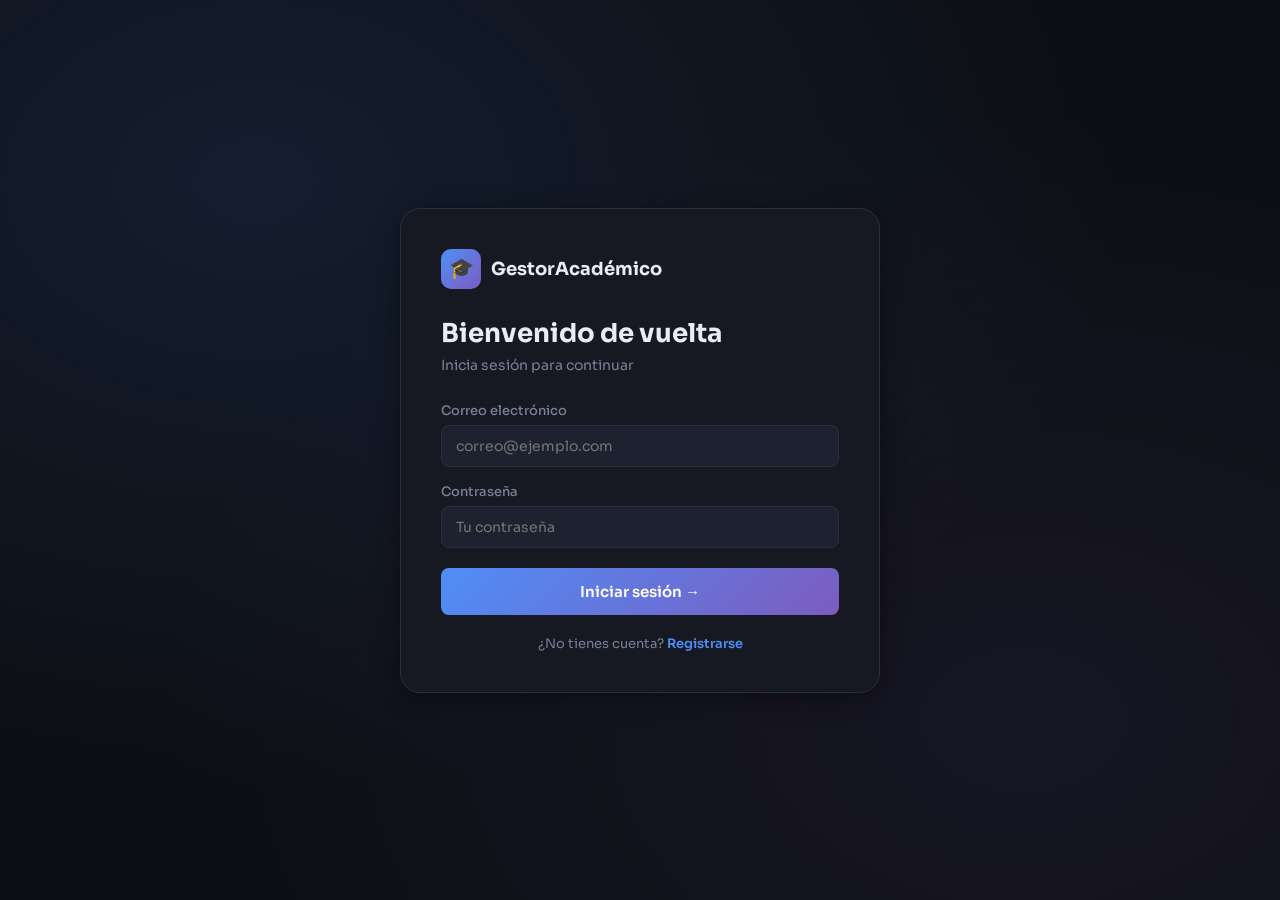
<file: index.html>
<!DOCTYPE html>
<html lang="es">
<head>
  <meta charset="UTF-8"/>
  <meta name="viewport" content="width=device-width, initial-scale=1.0"/>
  <title>Login — Gestor Académico</title>
  <link rel="stylesheet" href="styles.css"/>
</head>
<body>
<div class="auth-bg"></div>
<div class="auth-page">
  <div class="auth-card">
    <div class="auth-logo">
      <div class="auth-logo-icon">🎓</div>
      <div class="auth-logo-text">GestorAcadémico</div>
    </div>
    <h1 class="auth-title">Bienvenido de vuelta</h1>
    <p class="auth-subtitle">Inicia sesión para continuar</p>

    <div id="errorMsg" class="error-msg"></div>

    <form id="formLogin">
      <div style="display:flex;flex-direction:column;gap:16px">
        <div class="field">
          <label for="correo">Correo electrónico</label>
          <input type="email" id="correo" placeholder="correo@ejemplo.com" required/>
        </div>
        <div class="field">
          <label for="password">Contraseña</label>
          <input type="password" id="password" placeholder="Tu contraseña" required/>
        </div>
      </div>
      <button type="submit" class="btn btn-primary" style="margin-top:20px">Iniciar sesión →</button>
    </form>

    <div class="auth-footer">
      ¿No tienes cuenta? <a href="registro.html">Registrarse</a>
    </div>
  </div>
</div>
<script src="app.js"></script>
<script>initLogin();</script>
</body>
</html>
</file>
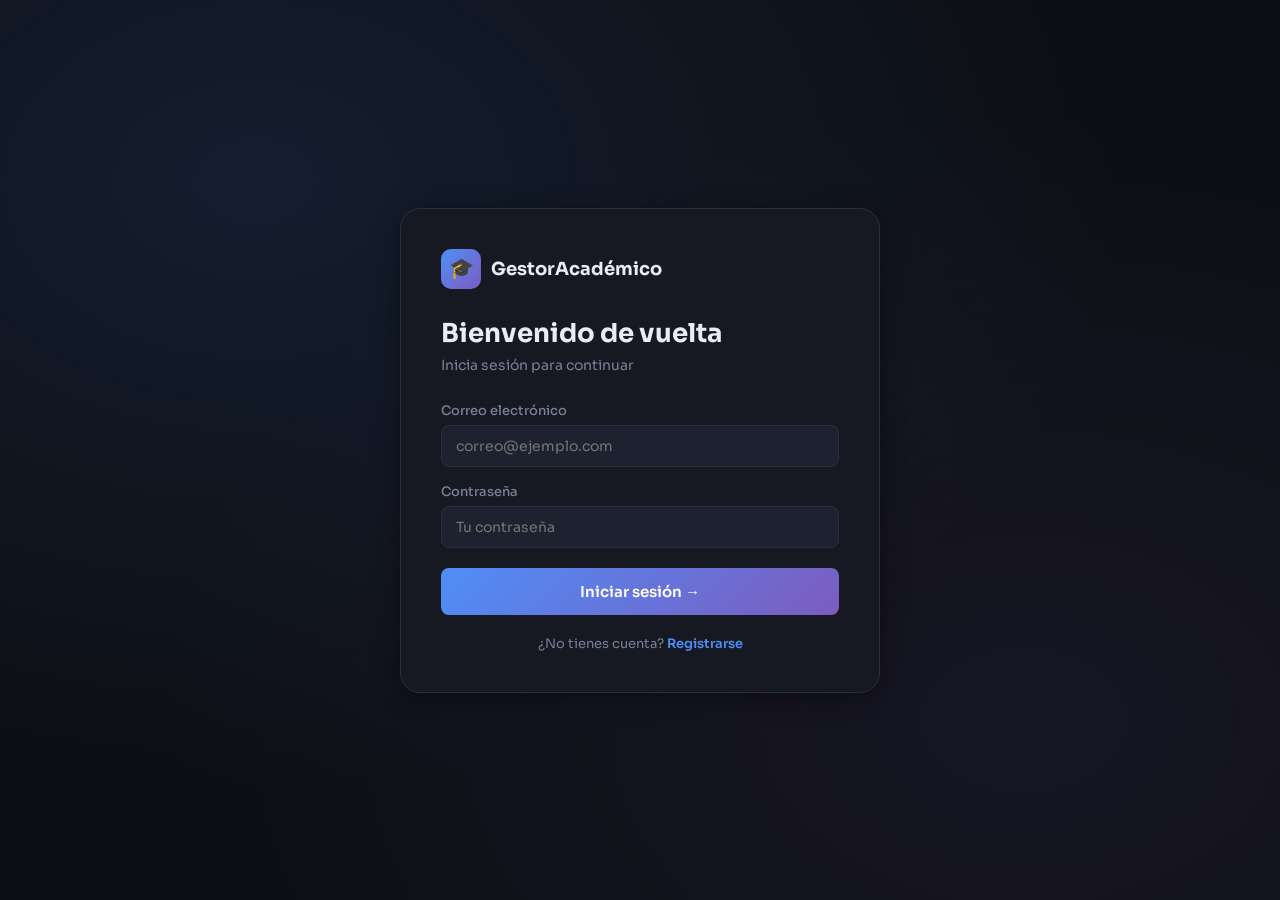
<file: configuracion.html>
<!DOCTYPE html>
<html lang="es">
<head>
  <meta charset="UTF-8"/>
  <meta name="viewport" content="width=device-width, initial-scale=1.0"/>
  <title>Configuración — Gestor Académico</title>
  <link rel="stylesheet" href="styles.css"/>
</head>
<body>
<div class="app-layout">

  <aside class="sidebar" id="sidebar">
    <div class="sidebar-logo">
      <div class="sidebar-logo-icon">🎓</div>
      <div class="sidebar-logo-text">GestorAcadémico</div>
    </div>
    <nav class="sidebar-nav">
      <span class="nav-section-label">Principal</span>
      <a href="dashboard.html" class="nav-item" data-page="dashboard"><span class="nav-icon">🏠</span> Dashboard</a>
      <a href="cursos.html" class="nav-item" data-page="cursos"><span class="nav-icon">📚</span> Cursos</a>
      <a href="tareas.html" class="nav-item" data-page="tareas"><span class="nav-icon">✅</span> Tareas</a>
      <span class="nav-section-label">Cuenta</span>
      <a href="perfil.html" class="nav-item" data-page="perfil"><span class="nav-icon">👤</span> Perfil</a>
      <a href="configuracion.html" class="nav-item" data-page="configuracion"><span class="nav-icon">⚙️</span> Configuración</a>
      <button class="nav-item logout" onclick="cerrarSesion()"><span class="nav-icon">🚪</span> Cerrar sesión</button>
    </nav>
    <div class="sidebar-footer">
      <div class="sidebar-user">
        <div class="sidebar-avatar" id="sidebarAvatar">?</div>
        <div class="sidebar-user-info">
          <div class="sidebar-user-name" id="sidebarName">—</div>
          <div class="sidebar-user-role" id="sidebarRole">—</div>
        </div>
      </div>
    </div>
  </aside>

  <main class="main-content">
    <div class="page-header">
      <div>
        <h1 class="page-title">⚙️ Configuración</h1>
        <p class="page-subtitle">Personaliza tu experiencia en la plataforma</p>
      </div>
    </div>

    <div class="page-body">
      <div class="card" style="max-width:600px">
        <form id="formConfig">

          <h3 style="font-size:13px;font-weight:600;text-transform:uppercase;letter-spacing:0.06em;color:var(--text-muted);margin-bottom:12px">Apariencia</h3>

          <div class="switch-row">
            <div class="switch-info">
              <h4>Modo oscuro</h4>
              <p>Activa el tema oscuro para mayor comodidad visual</p>
            </div>
            <label class="toggle">
              <input type="checkbox" id="temaOscuro"/>
              <span class="toggle-slider"></span>
            </label>
          </div>

          <h3 style="font-size:13px;font-weight:600;text-transform:uppercase;letter-spacing:0.06em;color:var(--text-muted);margin:24px 0 12px">Tareas</h3>

          <div class="switch-row">
            <div class="switch-info">
              <h4>Mostrar tareas completadas</h4>
              <p>Muestra u oculta las tareas con estado "Completada"</p>
            </div>
            <label class="toggle">
              <input type="checkbox" id="mostrarCompletadas"/>
              <span class="toggle-slider"></span>
            </label>
          </div>

          <h3 style="font-size:13px;font-weight:600;text-transform:uppercase;letter-spacing:0.06em;color:var(--text-muted);margin:24px 0 12px">Personalización</h3>

          <div class="field" style="margin-bottom:8px">
            <label>Nombre visible en el dashboard</label>
            <input type="text" id="nombreVisible" placeholder="Dejar vacío para usar tu nombre real"/>
          </div>

          <div style="margin-top:24px">
            <button type="submit" class="btn btn-primary" style="width:auto;margin-top:0">Guardar preferencias</button>
          </div>

        </form>
      </div>
    </div>
  </main>
</div>

<script src="app.js"></script>
<script>initConfiguracion();</script>
</body>
</html>
</file>
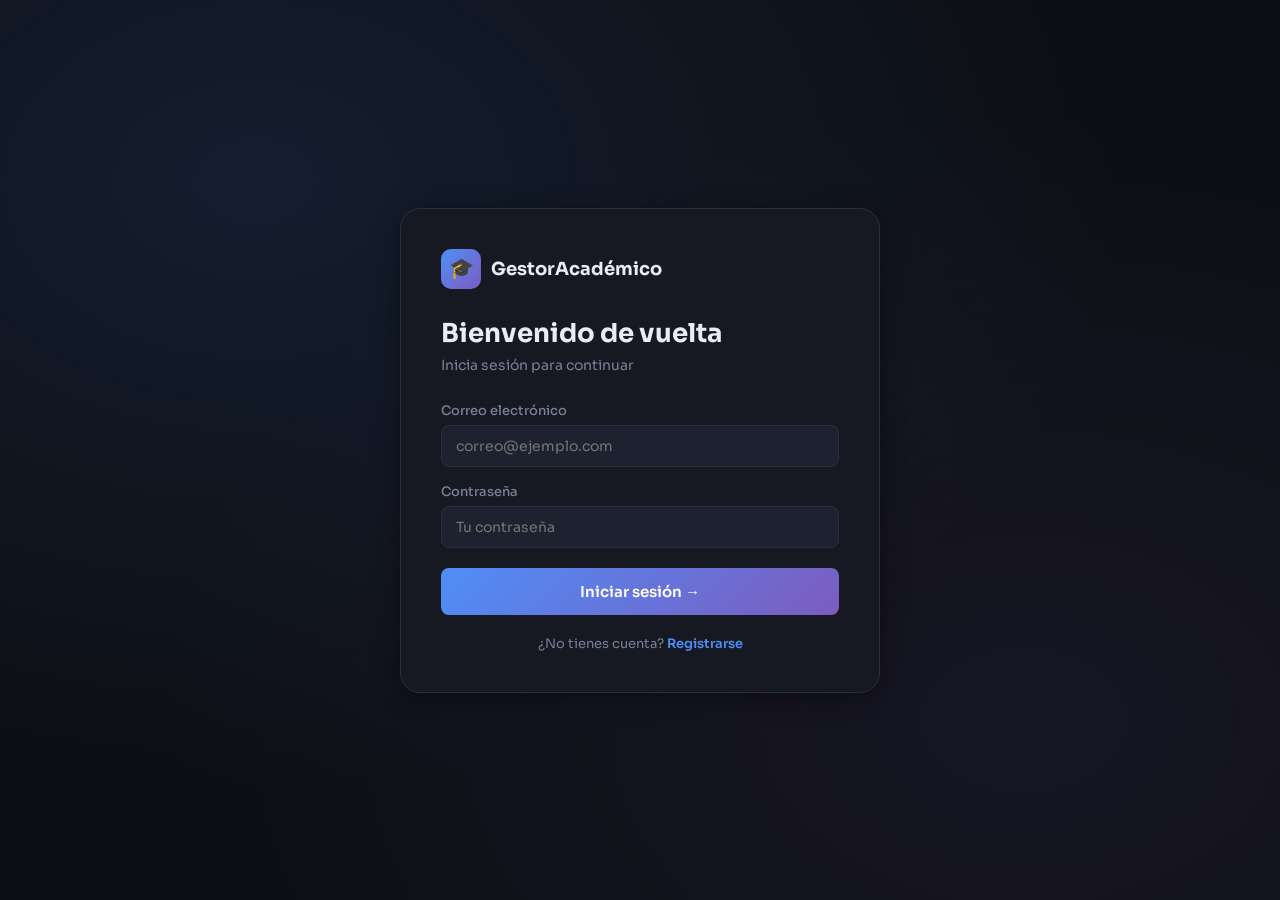
<file: cursos.html>
<!DOCTYPE html>
<html lang="es">
<head>
  <meta charset="UTF-8"/>
  <meta name="viewport" content="width=device-width, initial-scale=1.0"/>
  <title>Cursos — Gestor Académico</title>
  <link rel="stylesheet" href="styles.css"/>
</head>
<body>
<div class="app-layout">

  <aside class="sidebar" id="sidebar">
    <div class="sidebar-logo">
      <div class="sidebar-logo-icon">🎓</div>
      <div class="sidebar-logo-text">GestorAcadémico</div>
    </div>
    <nav class="sidebar-nav">
      <span class="nav-section-label">Principal</span>
      <a href="dashboard.html" class="nav-item" data-page="dashboard"><span class="nav-icon">🏠</span> Dashboard</a>
      <a href="cursos.html" class="nav-item" data-page="cursos"><span class="nav-icon">📚</span> Cursos</a>
      <a href="tareas.html" class="nav-item" data-page="tareas"><span class="nav-icon">✅</span> Tareas</a>
      <span class="nav-section-label">Cuenta</span>
      <a href="perfil.html" class="nav-item" data-page="perfil"><span class="nav-icon">👤</span> Perfil</a>
      <a href="configuracion.html" class="nav-item" data-page="configuracion"><span class="nav-icon">⚙️</span> Configuración</a>
      <button class="nav-item logout" onclick="cerrarSesion()"><span class="nav-icon">🚪</span> Cerrar sesión</button>
    </nav>
    <div class="sidebar-footer">
      <div class="sidebar-user">
        <div class="sidebar-avatar" id="sidebarAvatar">?</div>
        <div class="sidebar-user-info">
          <div class="sidebar-user-name" id="sidebarName">—</div>
          <div class="sidebar-user-role" id="sidebarRole">—</div>
        </div>
      </div>
    </div>
  </aside>

  <main class="main-content">
    <div class="page-header">
      <div>
        <h1 class="page-title">📚 Cursos</h1>
        <p class="page-subtitle">Gestiona tus cursos del ciclo actual</p>
      </div>
      <button class="btn btn-primary" id="btnNuevoCurso" style="margin-top:8px;width:auto">+ Nuevo curso</button>
    </div>

    <div class="page-body">
      <div class="filters-row">
        <div class="field" style="max-width:320px">
          <input type="text" id="buscarCurso" placeholder="🔍 Buscar curso..."/>
        </div>
      </div>

      <div class="card">
        <div class="table-wrap">
          <table>
            <thead>
              <tr>
                <th>Nombre</th><th>Docente</th><th>Horario</th><th>Aula / Modalidad</th><th>Créditos</th><th>Acciones</th>
              </tr>
            </thead>
            <tbody id="cursosList"></tbody>
          </table>
        </div>
      </div>
    </div>
  </main>
</div>

<div class="modal-overlay" id="modalCurso">
  <div class="modal">
    <h2 class="modal-title" id="modalTitle">Nuevo Curso</h2>
    <form id="formCurso">
      <div style="display:flex;flex-direction:column;gap:14px">
        <div class="field">
          <label>Nombre del curso *</label>
          <input type="text" id="cNombre" placeholder="Ej: Cálculo Diferencial" required/>
        </div>
        <div class="field">
          <label>Docente *</label>
          <input type="text" id="cDocente" placeholder="Ej: Dr. Ramírez" required/>
        </div>
        <div class="field">
          <label>Horario *</label>
          <input type="text" id="cHorario" placeholder="Ej: Lun-Mié 8:00-10:00" required/>
        </div>
        <div class="field">
          <label>Aula / Modalidad *</label>
          <input type="text" id="cAula" placeholder="Ej: Aula 301 / Virtual" required/>
        </div>
        <div class="field">
          <label>Créditos *</label>
          <input type="number" id="cCreditos" min="1" max="10" placeholder="Ej: 4" required/>
        </div>
      </div>
      <div class="modal-footer">
        <button type="button" class="btn btn-secondary" id="btnCancelar">Cancelar</button>
        <button type="submit" class="btn btn-primary" style="width:auto;margin-top:0">Guardar</button>
      </div>
    </form>
    <button class="btn btn-secondary btn-icon" id="btnCerrarModal" style="position:absolute;top:16px;right:16px">✕</button>
  </div>
</div>

<script src="app.js"></script>
<script>initCursos();</script>
</body>
</html>
</file>
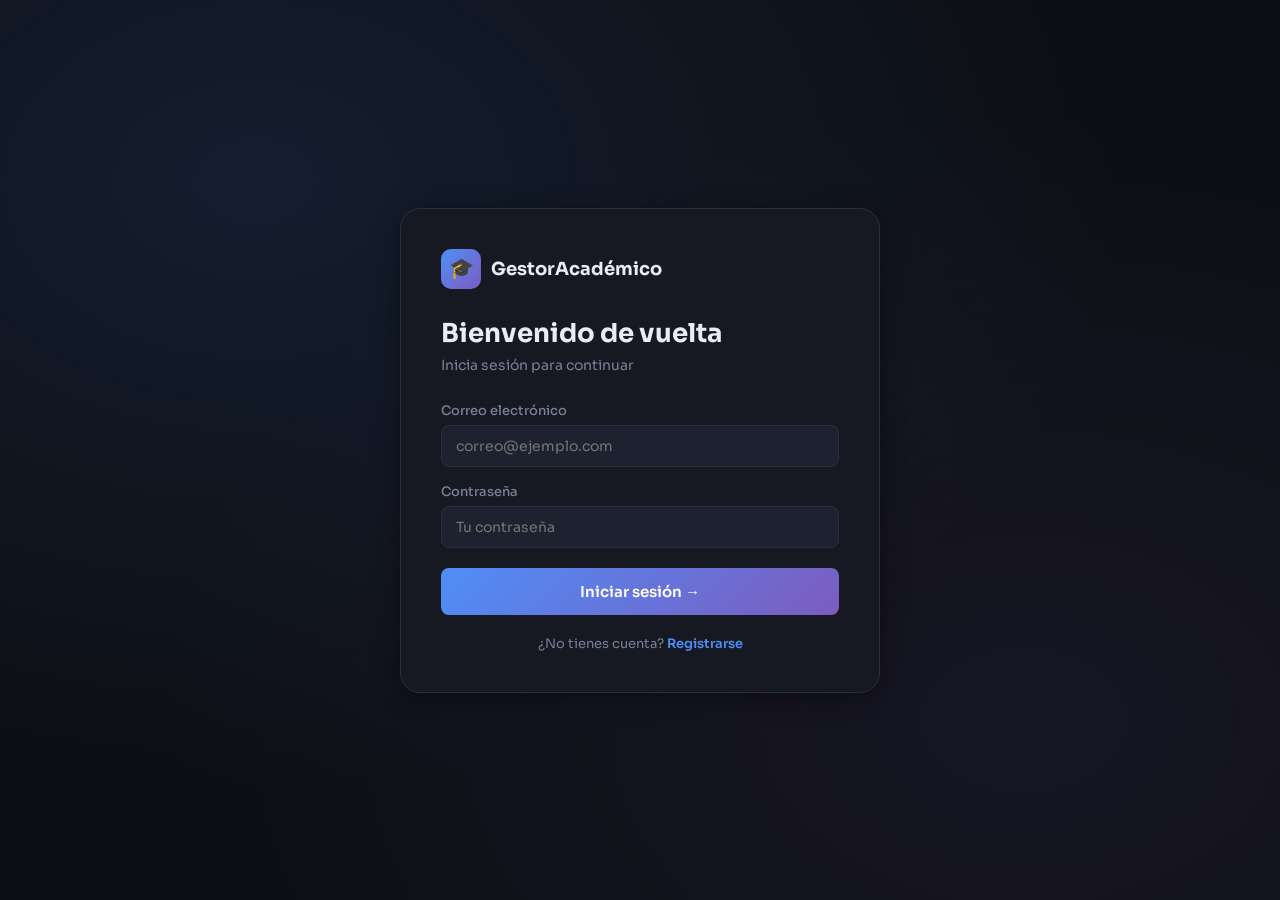
<file: dashboard.html>
<!DOCTYPE html>
<html lang="es">
<head>
  <meta charset="UTF-8"/>
  <meta name="viewport" content="width=device-width, initial-scale=1.0"/>
  <title>Dashboard — Gestor Académico</title>
  <link rel="stylesheet" href="styles.css"/>
</head>
<body>
<div class="app-layout">

  <aside class="sidebar" id="sidebar">
    <div class="sidebar-logo">
      <div class="sidebar-logo-icon">🎓</div>
      <div class="sidebar-logo-text">GestorAcadémico</div>
    </div>
    <nav class="sidebar-nav">
      <span class="nav-section-label">Principal</span>
      <a href="dashboard.html" class="nav-item" data-page="dashboard"><span class="nav-icon">🏠</span> Dashboard</a>
      <a href="cursos.html" class="nav-item" data-page="cursos"><span class="nav-icon">📚</span> Cursos</a>
      <a href="tareas.html" class="nav-item" data-page="tareas"><span class="nav-icon">✅</span> Tareas</a>
      <span class="nav-section-label">Cuenta</span>
      <a href="perfil.html" class="nav-item" data-page="perfil"><span class="nav-icon">👤</span> Perfil</a>
      <a href="configuracion.html" class="nav-item" data-page="configuracion"><span class="nav-icon">⚙️</span> Configuración</a>
      <button class="nav-item logout" onclick="cerrarSesion()"><span class="nav-icon">🚪</span> Cerrar sesión</button>
    </nav>
    <div class="sidebar-footer">
      <div class="sidebar-user">
        <div class="sidebar-avatar" id="sidebarAvatar">?</div>
        <div class="sidebar-user-info">
          <div class="sidebar-user-name" id="sidebarName">—</div>
          <div class="sidebar-user-role" id="sidebarRole">—</div>
        </div>
      </div>
    </div>
  </aside>

  <main class="main-content">
    <div class="page-header">
      <div>
        <h1 class="page-title">Dashboard</h1>
        <p class="page-subtitle">Hola, <strong id="greetName"></strong> 👋 — Aquí tu resumen académico</p>
      </div>
      <a href="tareas.html" class="btn btn-secondary" style="margin-top:8px">+ Nueva tarea</a>
    </div>

    <div class="page-body">
      <div class="next-task-card" id="nextTask">
        <div class="next-task-label">⏰ Próxima tarea por vencer</div>
        <div class="next-task-title" id="nextTaskTitle"></div>
        <div class="next-task-meta" id="nextTaskMeta"></div>
      </div>

      <div class="stats-grid">
        <div class="stat-card accent">
          <div class="stat-label">Cursos</div>
          <div class="stat-value" id="totalCursos">0</div>
          <div class="stat-sub">registrados</div>
        </div>
        <div class="stat-card">
          <div class="stat-label">Total Tareas</div>
          <div class="stat-value" id="totalTareas">0</div>
          <div class="stat-sub">en total</div>
        </div>
        <div class="stat-card warning">
          <div class="stat-label">Pendientes</div>
          <div class="stat-value" id="tareasPendientes">0</div>
          <div class="stat-sub">por completar</div>
        </div>
        <div class="stat-card success">
          <div class="stat-label">Completadas</div>
          <div class="stat-value" id="tareasCompletadas">0</div>
          <div class="stat-sub">finalizadas</div>
        </div>
      </div>

      <div class="card">
        <div style="display:flex;align-items:center;justify-content:space-between;margin-bottom:16px">
          <h2 style="font-size:16px;font-weight:700">Tareas recientes</h2>
          <a href="tareas.html" class="btn btn-secondary btn-sm">Ver todas →</a>
        </div>
        <div class="table-wrap">
          <table>
            <thead>
              <tr>
                <th>Título</th><th>Curso</th><th>Entrega</th><th>Prioridad</th><th>Estado</th>
              </tr>
            </thead>
            <tbody id="tareasRecientes"></tbody>
          </table>
        </div>
      </div>
    </div>
  </main>
</div>
<script src="app.js"></script>
<script>initDashboard();</script>
</body>
</html>
</file>
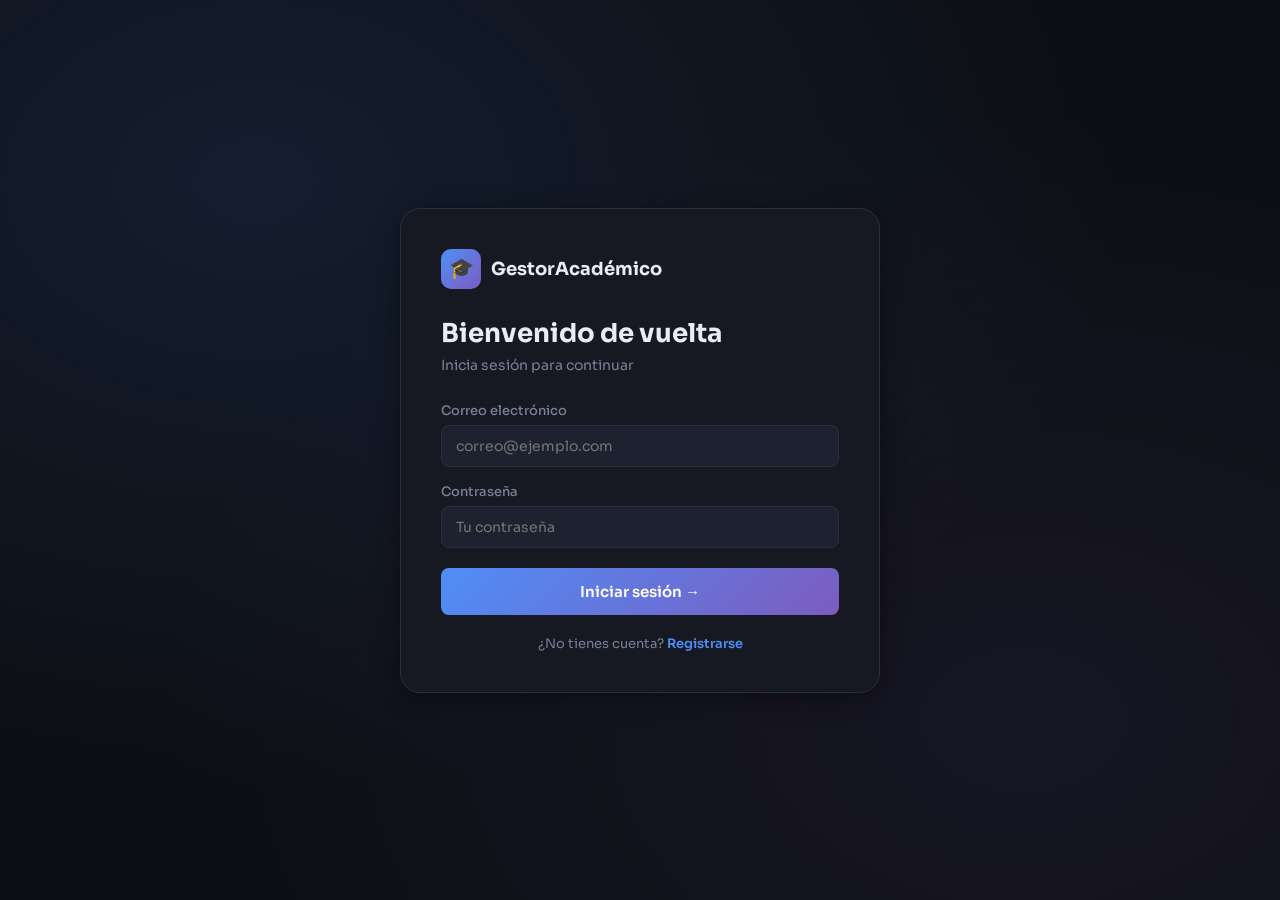
<file: login.html>
<!DOCTYPE html>
<html lang="es">
<head>
  <meta charset="UTF-8"/>
  <meta name="viewport" content="width=device-width, initial-scale=1.0"/>
  <title>Login — Gestor Académico</title>
  <link rel="stylesheet" href="styles.css"/>
</head>
<body>
<div class="auth-bg"></div>
<div class="auth-page">
  <div class="auth-card">
    <div class="auth-logo">
      <div class="auth-logo-icon">🎓</div>
      <div class="auth-logo-text">GestorAcadémico</div>
    </div>
    <h1 class="auth-title">Bienvenido de vuelta</h1>
    <p class="auth-subtitle">Inicia sesión para continuar</p>

    <div id="errorMsg" class="error-msg"></div>

    <form id="formLogin">
      <div style="display:flex;flex-direction:column;gap:16px">
        <div class="field">
          <label for="correo">Correo electrónico</label>
          <input type="email" id="correo" placeholder="correo@ejemplo.com" required/>
        </div>
        <div class="field">
          <label for="password">Contraseña</label>
          <input type="password" id="password" placeholder="Tu contraseña" required/>
        </div>
      </div>
      <button type="submit" class="btn btn-primary" style="margin-top:20px">Iniciar sesión →</button>
    </form>

    <div class="auth-footer">
      ¿No tienes cuenta? <a href="registro.html">Registrarse</a>
    </div>
  </div>
</div>
<script src="app.js"></script>
<script>initLogin();</script>
</body>
</html>
</file>
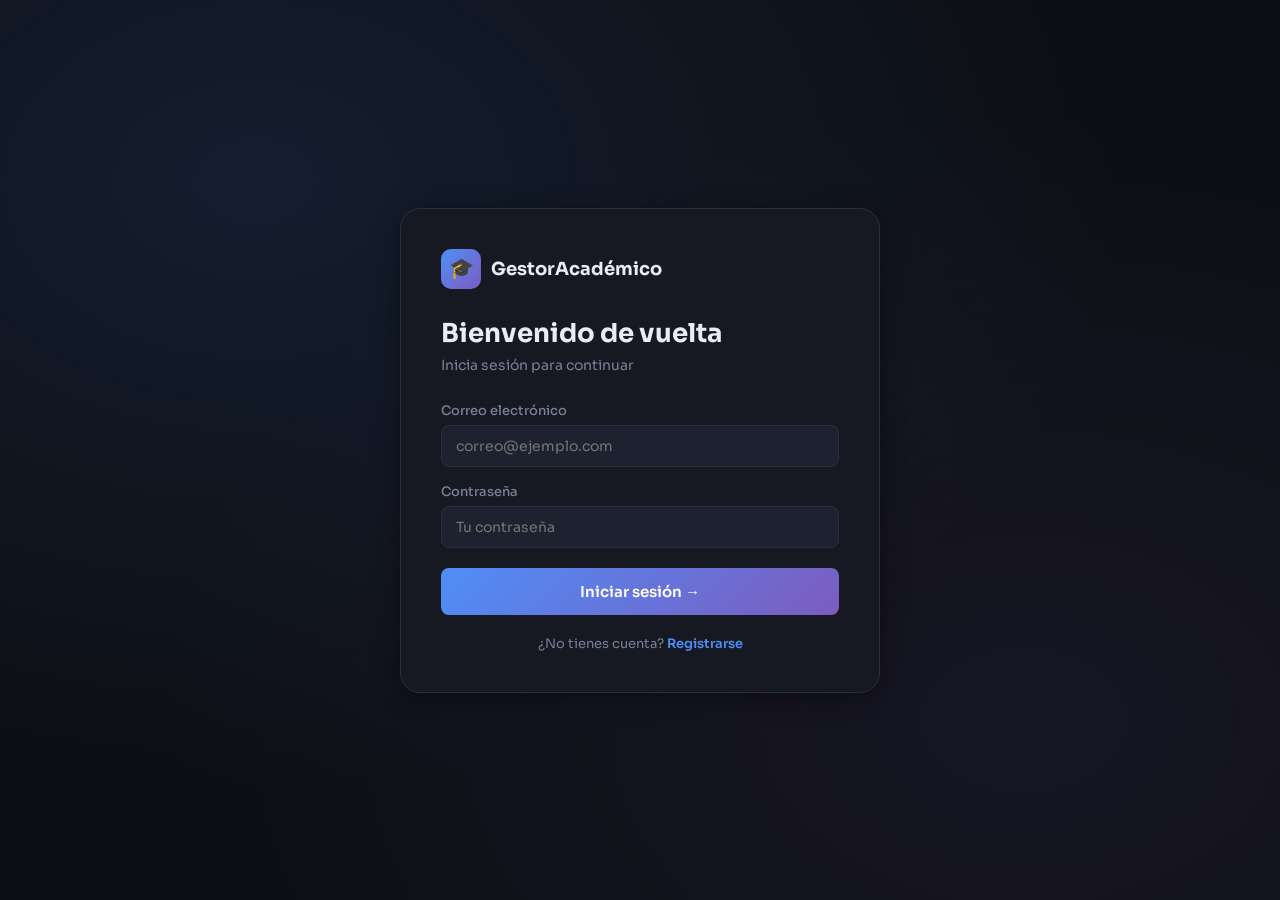
<file: perfil.html>
<!DOCTYPE html>
<html lang="es">
<head>
  <meta charset="UTF-8"/>
  <meta name="viewport" content="width=device-width, initial-scale=1.0"/>
  <title>Perfil — Gestor Académico</title>
  <link rel="stylesheet" href="styles.css"/>
</head>
<body>
<div class="app-layout">

  <aside class="sidebar" id="sidebar">
    <div class="sidebar-logo">
      <div class="sidebar-logo-icon">🎓</div>
      <div class="sidebar-logo-text">GestorAcadémico</div>
    </div>
    <nav class="sidebar-nav">
      <span class="nav-section-label">Principal</span>
      <a href="dashboard.html" class="nav-item" data-page="dashboard"><span class="nav-icon">🏠</span> Dashboard</a>
      <a href="cursos.html" class="nav-item" data-page="cursos"><span class="nav-icon">📚</span> Cursos</a>
      <a href="tareas.html" class="nav-item" data-page="tareas"><span class="nav-icon">✅</span> Tareas</a>
      <span class="nav-section-label">Cuenta</span>
      <a href="perfil.html" class="nav-item" data-page="perfil"><span class="nav-icon">👤</span> Perfil</a>
      <a href="configuracion.html" class="nav-item" data-page="configuracion"><span class="nav-icon">⚙️</span> Configuración</a>
      <button class="nav-item logout" onclick="cerrarSesion()"><span class="nav-icon">🚪</span> Cerrar sesión</button>
    </nav>
    <div class="sidebar-footer">
      <div class="sidebar-user">
        <div class="sidebar-avatar" id="sidebarAvatar">?</div>
        <div class="sidebar-user-info">
          <div class="sidebar-user-name" id="sidebarName">—</div>
          <div class="sidebar-user-role" id="sidebarRole">—</div>
        </div>
      </div>
    </div>
  </aside>

  <main class="main-content">
    <div class="page-header">
      <div>
        <h1 class="page-title">👤 Perfil</h1>
        <p class="page-subtitle">Consulta y actualiza tus datos personales</p>
      </div>
    </div>

    <div class="page-body">
      <div class="profile-avatar-section">
        <div class="profile-avatar-big" id="pAvatarBig">?</div>
        <div>
          <h2 style="font-size:20px;font-weight:700" id="pNombreCompleto">—</h2>
          <p style="font-size:14px;color:var(--text-muted)" id="pCorreoDisplay">—</p>
        </div>
      </div>

      <div class="card">
        <h3 style="font-size:15px;font-weight:700;margin-bottom:20px">Información personal</h3>
        <form id="formPerfil">
          <div class="profile-grid">
            <div class="field">
              <label>Nombres *</label>
              <input type="text" id="pNombres" required/>
            </div>
            <div class="field">
              <label>Apellidos *</label>
              <input type="text" id="pApellidos" required/>
            </div>
            <div class="field">
              <label>Correo electrónico *</label>
              <input type="email" id="pCorreo" required/>
            </div>
            <div class="field">
              <label>DNI *</label>
              <input type="text" id="pDNI" maxlength="8" required/>
            </div>
            <div class="field">
              <label>Carrera *</label>
              <input type="text" id="pCarrera" required/>
            </div>
            <div class="field">
              <label>Ciclo académico *</label>
              <select id="pCiclo" required>
                <option>I</option><option>II</option><option>III</option>
                <option>IV</option><option>V</option><option>VI</option>
                <option>VII</option><option>VIII</option><option>IX</option><option>X</option>
              </select>
            </div>
            <div class="field full">
              <label>Ciudad *</label>
              <input type="text" id="pCiudad" required/>
            </div>
          </div>
          <div style="display:flex;gap:12px;margin-top:20px;flex-wrap:wrap">
            <button type="submit" class="btn btn-primary" style="width:auto;margin-top:0">Guardar cambios</button>
            <button type="button" class="btn btn-danger" id="btnEliminarCuenta">🗑️ Eliminar cuenta</button>
          </div>
        </form>
      </div>
    </div>
  </main>
</div>

<script src="app.js"></script>
<script>initPerfil();</script>
</body>
</html>
</file>
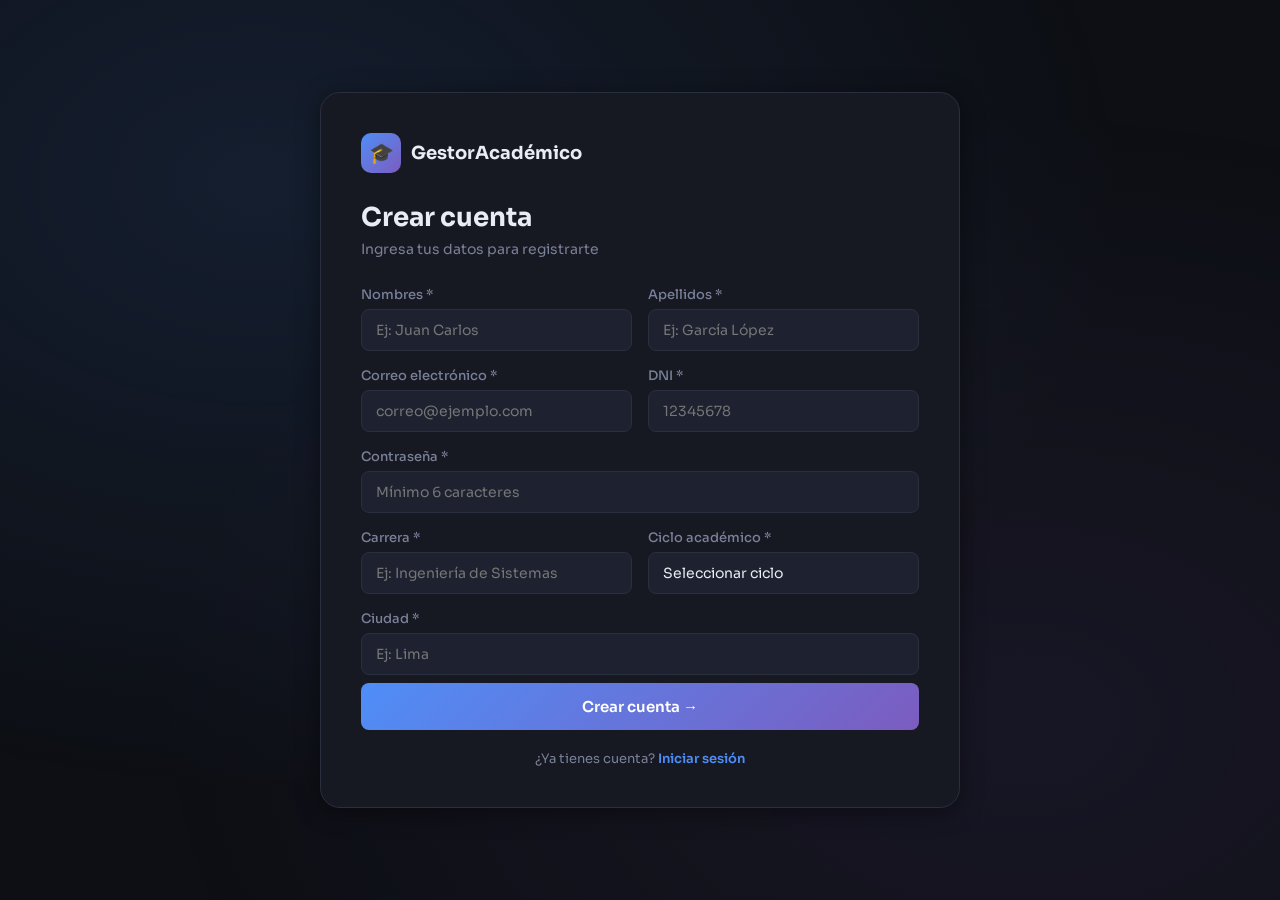
<file: registro.html>
<!DOCTYPE html>
<html lang="es">
<head>
  <meta charset="UTF-8" />
  <meta name="viewport" content="width=device-width, initial-scale=1.0"/>
  <title>Registro — Gestor Académico</title>
  <link rel="stylesheet" href="styles.css"/>
</head>
<body>
<div class="auth-bg"></div>
<div class="auth-page">
  <div class="auth-card wide">
    <div class="auth-logo">
      <div class="auth-logo-icon">🎓</div>
      <div class="auth-logo-text">GestorAcadémico</div>
    </div>
    <h1 class="auth-title">Crear cuenta</h1>
    <p class="auth-subtitle">Ingresa tus datos para registrarte</p>

    <div id="errorMsg" class="error-msg"></div>

    <form id="formRegistro">
      <div class="form-grid">
        <div class="field">
          <label for="nombres">Nombres *</label>
          <input type="text" id="nombres" placeholder="Ej: Juan Carlos" required/>
        </div>
        <div class="field">
          <label for="apellidos">Apellidos *</label>
          <input type="text" id="apellidos" placeholder="Ej: García López" required/>
        </div>
        <div class="field">
          <label for="correo">Correo electrónico *</label>
          <input type="email" id="correo" placeholder="correo@ejemplo.com" required/>
        </div>
        <div class="field">
          <label for="dni">DNI *</label>
          <input type="text" id="dni" placeholder="12345678" maxlength="8" required/>
        </div>
        <div class="field full">
          <label for="password">Contraseña *</label>
          <input type="password" id="password" placeholder="Mínimo 6 caracteres" required/>
        </div>
        <div class="field">
          <label for="carrera">Carrera *</label>
          <input type="text" id="carrera" placeholder="Ej: Ingeniería de Sistemas" required/>
        </div>
        <div class="field">
          <label for="ciclo">Ciclo académico *</label>
          <select id="ciclo" required>
            <option value="">Seleccionar ciclo</option>
            <option>I</option><option>II</option><option>III</option>
            <option>IV</option><option>V</option><option>VI</option>
            <option>VII</option><option>VIII</option><option>IX</option><option>X</option>
          </select>
        </div>
        <div class="field full">
          <label for="ciudad">Ciudad *</label>
          <input type="text" id="ciudad" placeholder="Ej: Lima" required/>
        </div>
      </div>
      <button type="submit" class="btn btn-primary">Crear cuenta →</button>
    </form>

    <div class="auth-footer">
      ¿Ya tienes cuenta? <a href="login.html">Iniciar sesión</a>
    </div>
  </div>
</div>
<script src="app.js"></script>
<script>initRegistro();</script>
</body>
</html>
</file>
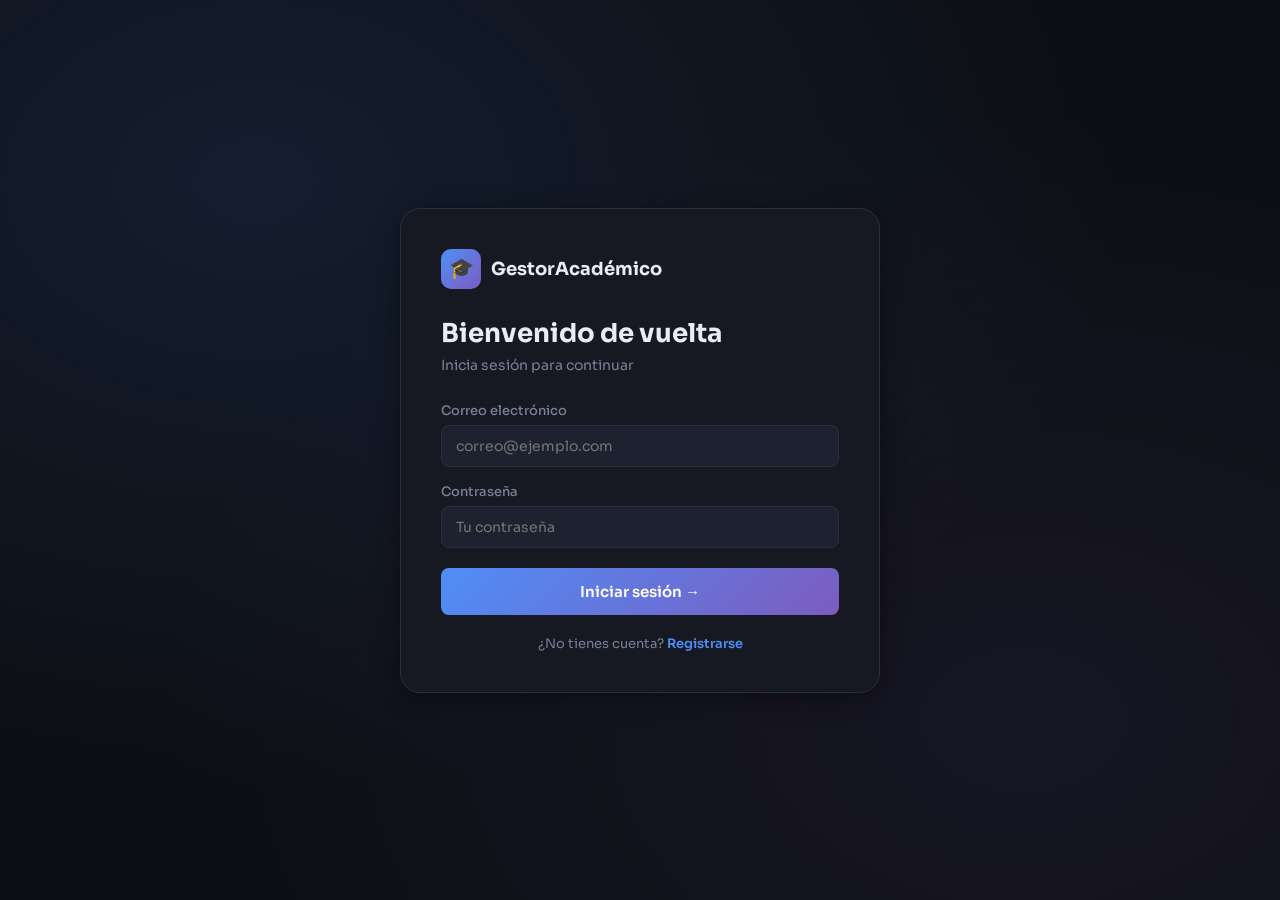
<file: tareas.html>
<!DOCTYPE html>
<html lang="es">
<head>
  <meta charset="UTF-8"/>
  <meta name="viewport" content="width=device-width, initial-scale=1.0"/>
  <title>Tareas — Gestor Académico</title>
  <link rel="stylesheet" href="styles.css"/>
</head>
<body>
<div class="app-layout">

  <aside class="sidebar" id="sidebar">
    <div class="sidebar-logo">
      <div class="sidebar-logo-icon">🎓</div>
      <div class="sidebar-logo-text">GestorAcadémico</div>
    </div>
    <nav class="sidebar-nav">
      <span class="nav-section-label">Principal</span>
      <a href="dashboard.html" class="nav-item" data-page="dashboard"><span class="nav-icon">🏠</span> Dashboard</a>
      <a href="cursos.html" class="nav-item" data-page="cursos"><span class="nav-icon">📚</span> Cursos</a>
      <a href="tareas.html" class="nav-item" data-page="tareas"><span class="nav-icon">✅</span> Tareas</a>
      <span class="nav-section-label">Cuenta</span>
      <a href="perfil.html" class="nav-item" data-page="perfil"><span class="nav-icon">👤</span> Perfil</a>
      <a href="configuracion.html" class="nav-item" data-page="configuracion"><span class="nav-icon">⚙️</span> Configuración</a>
      <button class="nav-item logout" onclick="cerrarSesion()"><span class="nav-icon">🚪</span> Cerrar sesión</button>
    </nav>
    <div class="sidebar-footer">
      <div class="sidebar-user">
        <div class="sidebar-avatar" id="sidebarAvatar">?</div>
        <div class="sidebar-user-info">
          <div class="sidebar-user-name" id="sidebarName">—</div>
          <div class="sidebar-user-role" id="sidebarRole">—</div>
        </div>
      </div>
    </div>
  </aside>

  <main class="main-content">
    <div class="page-header">
      <div>
        <h1 class="page-title">✅ Tareas</h1>
        <p class="page-subtitle">Organiza y realiza seguimiento de tus tareas académicas</p>
      </div>
      <button class="btn btn-primary" id="btnNuevaTarea" style="margin-top:8px;width:auto">+ Nueva tarea</button>
    </div>

    <div class="page-body">
      <div class="filters-row">
        <div class="field">
          <select id="filtroEstado">
            <option value="">Todos los estados</option>
            <option value="Pendiente">Pendiente</option>
            <option value="Completada">Completada</option>
          </select>
        </div>
        <div class="field">
          <select id="filtroCurso">
            <option value="">Todos los cursos</option>
          </select>
        </div>
      </div>

      <div class="card">
        <div class="table-wrap">
          <table>
            <thead>
              <tr>
                <th>Título</th><th>Curso</th><th>Entrega</th><th>Prioridad</th><th>Estado</th><th>Acciones</th>
              </tr>
            </thead>
            <tbody id="tareasList"></tbody>
          </table>
        </div>
      </div>
    </div>
  </main>
</div>

<div class="modal-overlay" id="modalTarea">
  <div class="modal">
    <h2 class="modal-title" id="modalTareaTitle">Nueva Tarea</h2>
    <form id="formTarea">
      <div style="display:flex;flex-direction:column;gap:14px">
        <div class="field">
          <label>Título *</label>
          <input type="text" id="tTitulo" placeholder="Ej: Informe de laboratorio" required/>
        </div>
        <div class="field">
          <label>Curso asociado *</label>
          <select id="tCurso" required>
            <option value="">Seleccionar curso</option>
          </select>
        </div>
        <div class="field">
          <label>Fecha de entrega *</label>
          <input type="date" id="tFecha" required/>
        </div>
        <div class="field">
          <label>Prioridad</label>
          <select id="tPrioridad">
            <option value="Alta">Alta</option>
            <option value="Media" selected>Media</option>
            <option value="Baja">Baja</option>
          </select>
        </div>
        <div class="field">
          <label>Estado</label>
          <select id="tEstado">
            <option value="Pendiente">Pendiente</option>
            <option value="Completada">Completada</option>
          </select>
        </div>
        <div class="field">
          <label>Descripción</label>
          <textarea id="tDescripcion" rows="3" placeholder="Descripción opcional..."></textarea>
        </div>
      </div>
      <div class="modal-footer">
        <button type="button" class="btn btn-secondary" id="btnCancelarTarea">Cancelar</button>
        <button type="submit" class="btn btn-primary" style="width:auto;margin-top:0">Guardar</button>
      </div>
    </form>
    <button class="btn btn-secondary btn-icon" id="btnCerrarModalTarea" style="position:absolute;top:16px;right:16px">✕</button>
  </div>
</div>

<script src="app.js"></script>
<script>initTareas();</script>
</body>
</html>
</file>
<file: styles.css>
@import url('https://fonts.googleapis.com/css2?family=Sora:wght@300;400;500;600;700&family=JetBrains+Mono:wght@400;500&display=swap');

:root {
  --bg: #0d0f14;
  --surface: #161922;
  --surface2: #1e2230;
  --border: #2a2f3e;
  --accent: #4f8ef7;
  --accent2: #7c5cbf;
  --success: #2ecc8a;
  --warning: #f0a500;
  --danger: #f25f5c;
  --text: #e8ecf4;
  --text-muted: #7a8099;
  --text-dim: #4a5068;
  --radius: 12px;
  --radius-sm: 8px;
  --shadow: 0 4px 24px rgba(0,0,0,0.4);
  --transition: 0.2s ease;
}

[data-theme="light"] {
  --bg: #f0f2f8;
  --surface: #ffffff;
  --surface2: #e8ecf4;
  --border: #d0d5e8;
  --text: #1a1d2e;
  --text-muted: #5a6080;
  --text-dim: #9aa0b8;
}

*, *::before, *::after { box-sizing: border-box; margin: 0; padding: 0; }

body {
  font-family: 'Sora', sans-serif;
  background: var(--bg);
  color: var(--text);
  min-height: 100vh;
  transition: background var(--transition), color var(--transition);
}

/* AUTH PAGES */
.auth-page {
  display: flex;
  align-items: center;
  justify-content: center;
  min-height: 100vh;
  padding: 24px;
  position: relative;
  overflow: hidden;
}

.auth-bg {
  position: fixed;
  inset: 0;
  background: radial-gradient(ellipse at 20% 20%, rgba(79,142,247,0.12) 0%, transparent 60%),
              radial-gradient(ellipse at 80% 80%, rgba(124,92,191,0.1) 0%, transparent 60%);
  pointer-events: none;
}

.auth-card {
  background: var(--surface);
  border: 1px solid var(--border);
  border-radius: 20px;
  padding: 40px;
  width: 100%;
  max-width: 480px;
  position: relative;
  box-shadow: var(--shadow);
  animation: slideUp 0.4s ease;
}

.auth-card.wide { max-width: 640px; }

@keyframes slideUp {
  from { opacity: 0; transform: translateY(20px); }
  to { opacity: 1; transform: translateY(0); }
}

.auth-logo {
  display: flex;
  align-items: center;
  gap: 10px;
  margin-bottom: 28px;
}

.auth-logo-icon {
  width: 40px; height: 40px;
  background: linear-gradient(135deg, var(--accent), var(--accent2));
  border-radius: 10px;
  display: flex; align-items: center; justify-content: center;
  font-size: 20px;
}

.auth-logo-text {
  font-size: 18px;
  font-weight: 700;
  color: var(--text);
}

.auth-title { font-size: 26px; font-weight: 700; margin-bottom: 6px; }
.auth-subtitle { font-size: 14px; color: var(--text-muted); margin-bottom: 28px; }

.form-grid { display: grid; grid-template-columns: 1fr 1fr; gap: 16px; }
.form-grid .full { grid-column: 1 / -1; }

.field { display: flex; flex-direction: column; gap: 6px; }
.field label { font-size: 13px; font-weight: 500; color: var(--text-muted); }

.field input, .field select, .field textarea {
  background: var(--surface2);
  border: 1px solid var(--border);
  border-radius: var(--radius-sm);
  padding: 11px 14px;
  color: var(--text);
  font-family: 'Sora', sans-serif;
  font-size: 14px;
  outline: none;
  transition: border-color var(--transition), box-shadow var(--transition);
  width: 100%;
}

.field input:focus, .field select:focus, .field textarea:focus {
  border-color: var(--accent);
  box-shadow: 0 0 0 3px rgba(79,142,247,0.15);
}

.field select { appearance: none; cursor: pointer; }

.btn {
  display: inline-flex; align-items: center; justify-content: center; gap: 8px;
  padding: 12px 20px;
  border-radius: var(--radius-sm);
  border: none;
  font-family: 'Sora', sans-serif;
  font-size: 14px;
  font-weight: 600;
  cursor: pointer;
  transition: all var(--transition);
  text-decoration: none;
}

.btn-primary {
  background: linear-gradient(135deg, var(--accent), var(--accent2));
  color: #fff;
  width: 100%;
  padding: 14px;
  margin-top: 8px;
  font-size: 15px;
}
.btn-primary:hover { opacity: 0.9; transform: translateY(-1px); box-shadow: 0 6px 20px rgba(79,142,247,0.3); }

.btn-secondary {
  background: var(--surface2);
  color: var(--text);
  border: 1px solid var(--border);
}
.btn-secondary:hover { border-color: var(--accent); color: var(--accent); }

.btn-danger { background: rgba(242,95,92,0.15); color: var(--danger); border: 1px solid rgba(242,95,92,0.3); }
.btn-danger:hover { background: rgba(242,95,92,0.25); }

.btn-success { background: rgba(46,204,138,0.15); color: var(--success); border: 1px solid rgba(46,204,138,0.3); }
.btn-success:hover { background: rgba(46,204,138,0.25); }

.btn-sm { padding: 7px 14px; font-size: 13px; }
.btn-icon { padding: 8px; width: 34px; height: 34px; border-radius: 8px; }

.auth-footer { text-align: center; margin-top: 20px; font-size: 13px; color: var(--text-muted); }
.auth-footer a { color: var(--accent); text-decoration: none; font-weight: 600; }
.auth-footer a:hover { text-decoration: underline; }

.error-msg {
  background: rgba(242,95,92,0.1);
  border: 1px solid rgba(242,95,92,0.3);
  color: var(--danger);
  border-radius: var(--radius-sm);
  padding: 10px 14px;
  font-size: 13px;
  display: none;
  margin-bottom: 12px;
}
.error-msg.show { display: block; }

/* LAYOUT */
.app-layout {
  display: flex;
  min-height: 100vh;
}

/* SIDEBAR */
.sidebar {
  width: 240px;
  background: var(--surface);
  border-right: 1px solid var(--border);
  display: flex;
  flex-direction: column;
  position: fixed;
  top: 0; left: 0; bottom: 0;
  z-index: 100;
  transition: transform var(--transition);
}

.sidebar-logo {
  display: flex; align-items: center; gap: 10px;
  padding: 24px 20px;
  border-bottom: 1px solid var(--border);
}

.sidebar-logo-icon {
  width: 36px; height: 36px;
  background: linear-gradient(135deg, var(--accent), var(--accent2));
  border-radius: 9px;
  display: flex; align-items: center; justify-content: center;
  font-size: 18px;
}

.sidebar-logo-text { font-size: 15px; font-weight: 700; }

.sidebar-nav { flex: 1; padding: 16px 12px; overflow-y: auto; }

.nav-section-label {
  font-size: 10px;
  font-weight: 600;
  text-transform: uppercase;
  letter-spacing: 0.08em;
  color: var(--text-dim);
  padding: 0 8px;
  margin: 16px 0 8px;
}

.nav-item {
  display: flex; align-items: center; gap: 10px;
  padding: 10px 12px;
  border-radius: var(--radius-sm);
  color: var(--text-muted);
  text-decoration: none;
  font-size: 14px;
  font-weight: 500;
  transition: all var(--transition);
  cursor: pointer;
  border: none;
  background: none;
  width: 100%;
  text-align: left;
  font-family: 'Sora', sans-serif;
}

.nav-item:hover { background: var(--surface2); color: var(--text); }
.nav-item.active { background: rgba(79,142,247,0.12); color: var(--accent); }
.nav-item .nav-icon { font-size: 17px; width: 20px; text-align: center; }

.nav-item.logout { color: var(--danger); margin-top: auto; }
.nav-item.logout:hover { background: rgba(242,95,92,0.1); }

.sidebar-footer { padding: 16px; border-top: 1px solid var(--border); }

.sidebar-user {
  display: flex; align-items: center; gap: 10px;
}
.sidebar-avatar {
  width: 36px; height: 36px; border-radius: 50%;
  background: linear-gradient(135deg, var(--accent), var(--accent2));
  display: flex; align-items: center; justify-content: center;
  font-size: 15px; font-weight: 700; color: #fff;
  flex-shrink: 0;
}
.sidebar-user-info { flex: 1; min-width: 0; }
.sidebar-user-name { font-size: 13px; font-weight: 600; white-space: nowrap; overflow: hidden; text-overflow: ellipsis; }
.sidebar-user-role { font-size: 11px; color: var(--text-muted); }

/* MAIN CONTENT */
.main-content {
  margin-left: 240px;
  flex: 1;
  min-height: 100vh;
}

.page-header {
  padding: 28px 32px 0;
  display: flex; align-items: flex-start; justify-content: space-between;
  gap: 16px;
}

.page-title { font-size: 26px; font-weight: 700; }
.page-subtitle { font-size: 14px; color: var(--text-muted); margin-top: 4px; }

.page-body { padding: 24px 32px 40px; }

/* CARDS */
.card {
  background: var(--surface);
  border: 1px solid var(--border);
  border-radius: var(--radius);
  padding: 20px;
}

/* DASHBOARD STATS */
.stats-grid {
  display: grid;
  grid-template-columns: repeat(auto-fit, minmax(180px, 1fr));
  gap: 16px;
  margin-bottom: 28px;
}

.stat-card {
  background: var(--surface);
  border: 1px solid var(--border);
  border-radius: var(--radius);
  padding: 20px;
  transition: border-color var(--transition);
}
.stat-card:hover { border-color: var(--accent); }

.stat-label { font-size: 12px; font-weight: 600; color: var(--text-muted); text-transform: uppercase; letter-spacing: 0.05em; margin-bottom: 10px; }
.stat-value { font-size: 34px; font-weight: 700; font-family: 'JetBrains Mono', monospace; line-height: 1; }
.stat-sub { font-size: 12px; color: var(--text-muted); margin-top: 6px; }
.stat-card.accent .stat-value { color: var(--accent); }
.stat-card.success .stat-value { color: var(--success); }
.stat-card.warning .stat-value { color: var(--warning); }
.stat-card.danger .stat-value { color: var(--danger); }

/* TABLE */
.table-wrap { overflow-x: auto; }
table { width: 100%; border-collapse: collapse; font-size: 14px; }
thead th {
  text-align: left;
  padding: 10px 14px;
  font-size: 11px;
  font-weight: 600;
  text-transform: uppercase;
  letter-spacing: 0.06em;
  color: var(--text-muted);
  border-bottom: 1px solid var(--border);
}
tbody tr { border-bottom: 1px solid var(--border); transition: background var(--transition); }
tbody tr:last-child { border-bottom: none; }
tbody tr:hover { background: var(--surface2); }
tbody td { padding: 12px 14px; }

/* BADGES */
.badge {
  display: inline-flex; align-items: center;
  padding: 3px 10px;
  border-radius: 100px;
  font-size: 11px;
  font-weight: 600;
}
.badge-alta { background: rgba(242,95,92,0.15); color: var(--danger); }
.badge-media { background: rgba(240,165,0,0.15); color: var(--warning); }
.badge-baja { background: rgba(46,204,138,0.15); color: var(--success); }
.badge-pendiente { background: rgba(79,142,247,0.15); color: var(--accent); }
.badge-completada { background: rgba(46,204,138,0.15); color: var(--success); }

/* MODAL */
.modal-overlay {
  position: fixed; inset: 0;
  background: rgba(0,0,0,0.65);
  backdrop-filter: blur(4px);
  z-index: 200;
  display: flex; align-items: center; justify-content: center;
  padding: 24px;
  opacity: 0; pointer-events: none;
  transition: opacity var(--transition);
}
.modal-overlay.open { opacity: 1; pointer-events: all; }

.modal {
  background: var(--surface);
  border: 1px solid var(--border);
  border-radius: 16px;
  padding: 28px;
  width: 100%;
  max-width: 500px;
  max-height: 90vh;
  overflow-y: auto;
  transform: scale(0.95);
  transition: transform var(--transition);
  box-shadow: 0 20px 60px rgba(0,0,0,0.5);
}
.modal-overlay.open .modal { transform: scale(1); }

.modal-title { font-size: 18px; font-weight: 700; margin-bottom: 20px; }
.modal-footer { display: flex; gap: 10px; justify-content: flex-end; margin-top: 20px; }
.modal-footer .btn { width: auto; margin-top: 0; }

/* FILTERS */
.filters-row {
  display: flex; gap: 12px; flex-wrap: wrap; align-items: center;
  margin-bottom: 20px;
}
.filters-row .field { flex: 1; min-width: 160px; }
.filters-row .field select { margin: 0; }

/* EMPTY STATE */
.empty-state {
  text-align: center;
  padding: 60px 20px;
  color: var(--text-muted);
}
.empty-state .empty-icon { font-size: 48px; margin-bottom: 14px; opacity: 0.6; }
.empty-state h3 { font-size: 16px; font-weight: 600; margin-bottom: 6px; }
.empty-state p { font-size: 13px; }

/* PRÓXIMA TAREA */
.next-task-card {
  background: linear-gradient(135deg, rgba(79,142,247,0.1), rgba(124,92,191,0.08));
  border: 1px solid rgba(79,142,247,0.25);
  border-radius: var(--radius);
  padding: 20px;
  margin-bottom: 28px;
}
.next-task-label { font-size: 11px; font-weight: 600; text-transform: uppercase; letter-spacing: 0.08em; color: var(--accent); margin-bottom: 8px; }
.next-task-title { font-size: 17px; font-weight: 700; margin-bottom: 4px; }
.next-task-meta { font-size: 13px; color: var(--text-muted); }

/* PROFILE */
.profile-grid { display: grid; grid-template-columns: 1fr 1fr; gap: 16px; }
.profile-grid .full { grid-column: 1 / -1; }
.profile-avatar-section {
  display: flex; align-items: center; gap: 20px;
  padding: 24px;
  background: var(--surface2);
  border-radius: var(--radius);
  margin-bottom: 24px;
}
.profile-avatar-big {
  width: 72px; height: 72px;
  border-radius: 50%;
  background: linear-gradient(135deg, var(--accent), var(--accent2));
  display: flex; align-items: center; justify-content: center;
  font-size: 28px; font-weight: 700; color: #fff;
  flex-shrink: 0;
}

/* CONFIG SWITCHES */
.switch-row {
  display: flex; align-items: center; justify-content: space-between;
  padding: 16px 0;
  border-bottom: 1px solid var(--border);
}
.switch-row:last-child { border-bottom: none; }
.switch-info h4 { font-size: 14px; font-weight: 600; margin-bottom: 3px; }
.switch-info p { font-size: 12px; color: var(--text-muted); }

.toggle {
  position: relative; width: 46px; height: 26px;
  cursor: pointer;
}
.toggle input { opacity: 0; width: 0; height: 0; }
.toggle-slider {
  position: absolute; inset: 0;
  background: var(--border);
  border-radius: 100px;
  transition: background var(--transition);
}
.toggle-slider::before {
  content: '';
  position: absolute;
  width: 20px; height: 20px;
  border-radius: 50%;
  background: #fff;
  top: 3px; left: 3px;
  transition: transform var(--transition);
}
.toggle input:checked + .toggle-slider { background: var(--accent); }
.toggle input:checked + .toggle-slider::before { transform: translateX(20px); }

/* TOAST */
.toast-container {
  position: fixed;
  bottom: 24px; right: 24px;
  z-index: 999;
  display: flex; flex-direction: column; gap: 10px;
}
.toast {
  background: var(--surface);
  border: 1px solid var(--border);
  border-radius: var(--radius-sm);
  padding: 12px 18px;
  font-size: 13px;
  font-weight: 500;
  box-shadow: var(--shadow);
  animation: toastIn 0.3s ease, toastOut 0.3s ease 2.7s forwards;
  max-width: 300px;
}
.toast.success { border-left: 3px solid var(--success); }
.toast.error { border-left: 3px solid var(--danger); }
@keyframes toastIn { from { opacity: 0; transform: translateY(10px); } to { opacity: 1; transform: translateY(0); } }
@keyframes toastOut { to { opacity: 0; transform: translateY(10px); } }

/* RESPONSIVE */
@media (max-width: 768px) {
  .sidebar { transform: translateX(-100%); }
  .sidebar.open { transform: translateX(0); }
  .main-content { margin-left: 0; }
  .form-grid { grid-template-columns: 1fr; }
  .profile-grid { grid-template-columns: 1fr; }
  .page-header { padding: 20px 16px 0; }
  .page-body { padding: 16px; }
}
</file>
